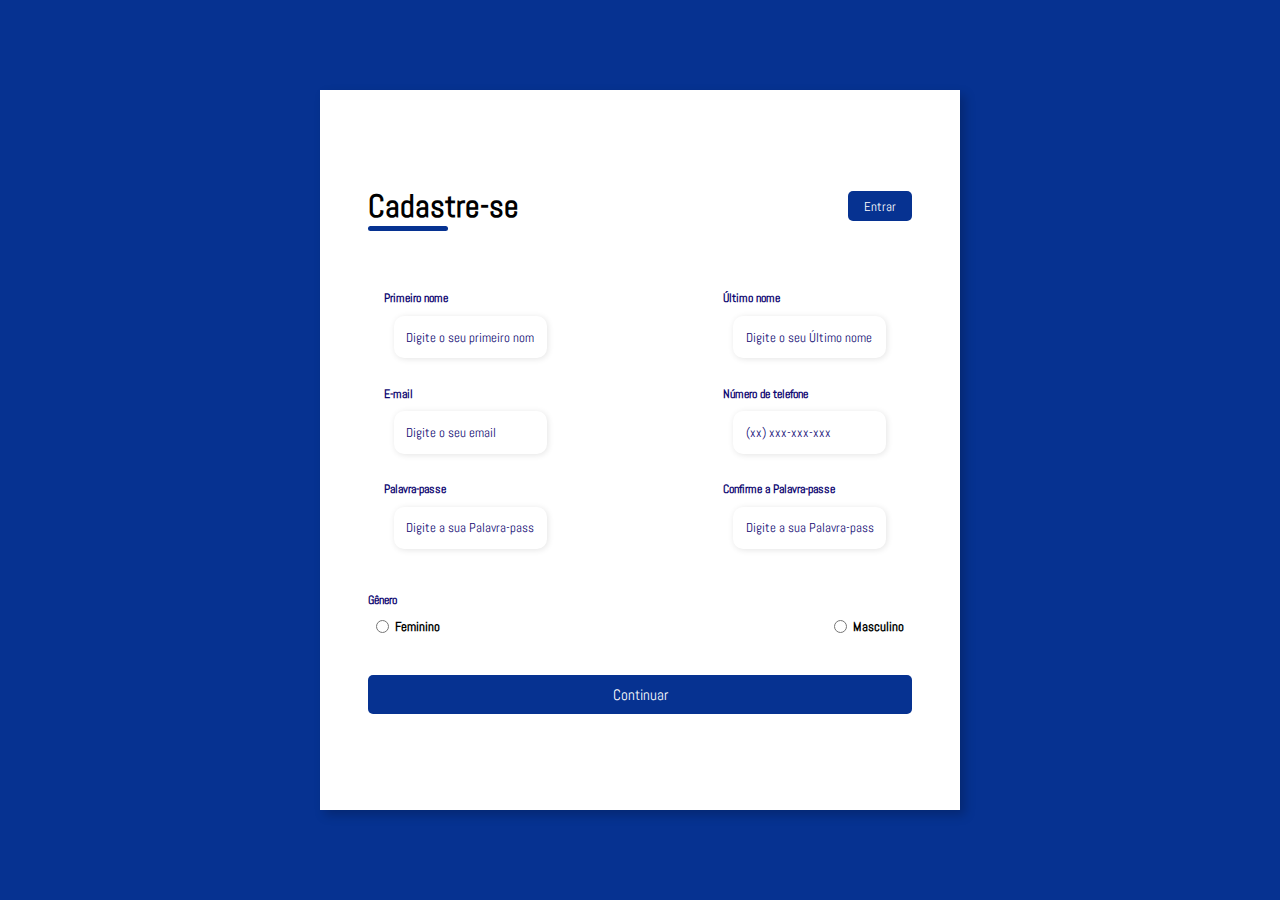
<file: assets/index.html>
<!DOCTYPE html>
<html lang="PT">
<head>
    <meta charset="UTF-8">
    <meta name="viewport" content="width=device-width, initial-scale=1.0">
    <title>Formulário de Cadastro</title>
    <link rel="stylesheet" href="/assets/css/style.css">
</head>
<body>
    <div class="container">
        <div class="form-image">
            <img src="./img/undraw_security_re_a2rk.svg">

        </div>
        <div class="form">
            <form action="#">
                <div class="form-header">
                    <div class="title">
                        <h1>Cadastre-se</h1>
                    </div>
                    <div class="login-button">
                        <button><a href="#">Entrar</a></button>
                    </div>
                </div>
                <div class="input-group">
                    <div class="input-box">
                        <label for="first-name">Primeiro nome</label>
                        <input id="first-name" type="text" name="first-name" placeholder="Digite o seu primeiro nome" required>


                    </div>

                    <div class="input-box">
                        <label for="last-name">Último nome</label>
                        <input id="last-name" type="text" name="last-name" placeholder="Digite o seu Último nome" required>


                    </div>

                    <div class="input-box">
                        <label for="email">E-mail</label>
                        <input id="email" type="email" name="email" placeholder="Digite o seu email" required>


                    </div>
                    <div class="input-box">
                        <label for="number">Número de telefone</label>
                        <input id="number" type="tel" name="number" placeholder="(xx) xxx-xxx-xxx" required>


                    </div>
                    <div class="input-box">
                        <label for="password">Palavra-passe</label>
                        <input id="password" type="password" name="password" placeholder="Digite a sua Palavra-passe" required>


                    </div>
                    <div class="input-box">
                        <label for="password">Confirme a Palavra-passe</label>
                        <input id="password" type="password" name="confirmpassword" placeholder="Digite a sua Palavra-passe" required>


                    </div>
                    
                </div>
                <div class="gender-inputs"></div>
                <div class="gender-title">
                    <h6>Gênero</h6>

                <div class="gender-group">
                    <div class="gender-input">
                        <input type="radio" id="female" name="gender">
                        <label for="famele">Feminino</label>
                    </div>
                    <div class="gender-input">
                        <input type="radio" id="male" name="gender">
                        <label for="mele">Masculino</label>
                    </div>
                </div>
                </div>
                <div class="continue-button">
                    <button>
                    <a href="#">Continuar</a></button>
                </div>
            </form>

        </div>
    </div>


    
</body>
</html>
</file>
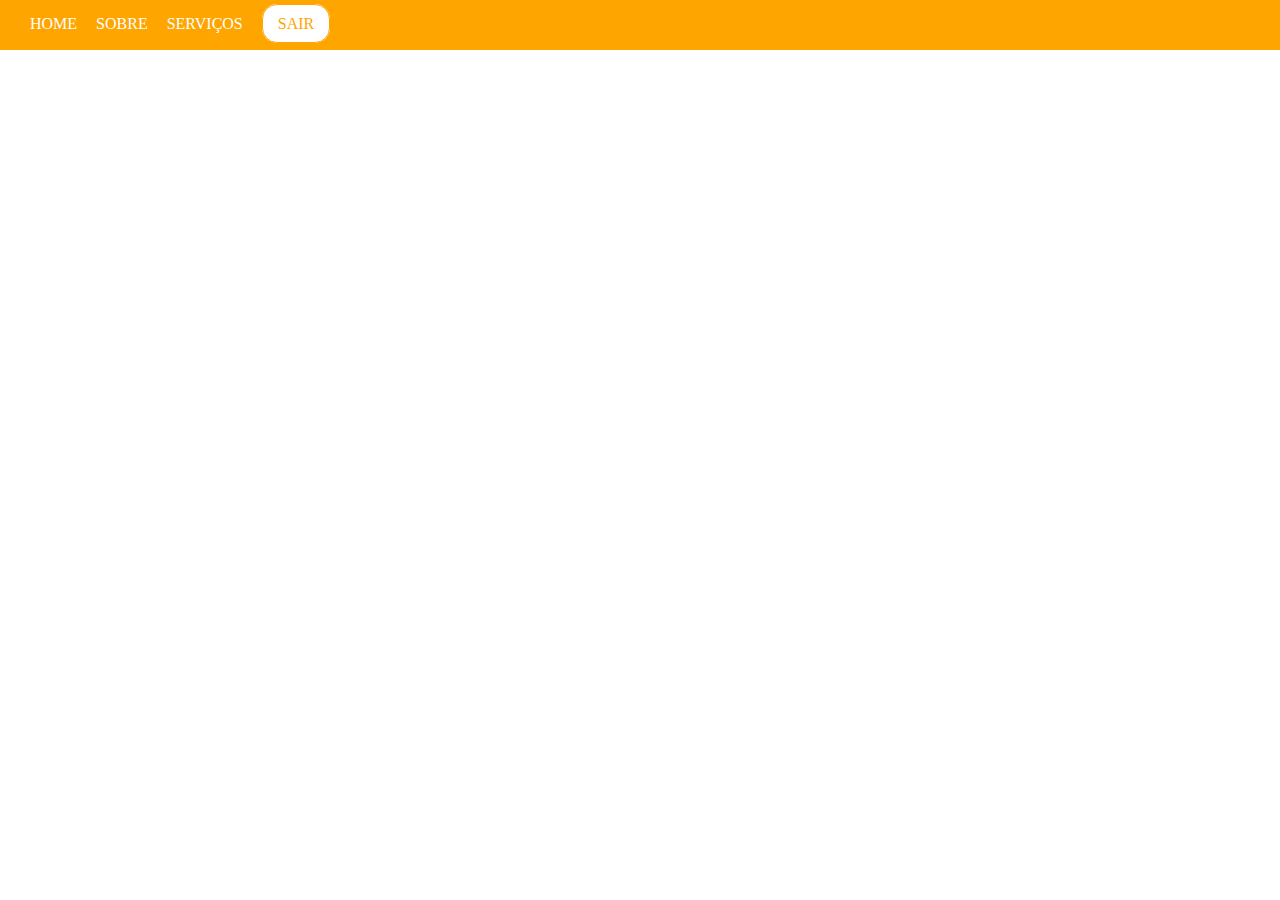
<file: assets/home.html>
<!DOCTYPE html>
<html lang="en">
<head>
    <meta charset="UTF-8">
    <meta name="viewport" content="width=device-width, initial-scale=1.0">
    <title>Uevo</title>
    <link rel="stylesheet" href="estilo.css">
</head>
<body>
    <header class="container">
        <nav class="menu">
            <ul>
                <li>Home</li>
                <li>Sobre</li>
                <li>Serviços</li>
                <li><a href="">Sair</a></li>
            </ul>

        </nav>

    </header>
    
</body>
</html>
</file>
<file: assets/css/style.css>
@import url('https://fonts.googleapis.com/css2?family=Abel&family=Orbitron&display=swap');
*{
    padding: 0;
    margin: 0;
    box-sizing: border-box;
    font-family: 'Abel', sans-serif;

}

body{
    width: 100%;
    height: 100vh;
    display: flex;
    justify-content: center;
    align-items: center;
    background: rgb(6, 50, 145);
    
}

.container{
    width: 80%;
    height: 80vh;
    display: flex;
    box-shadow: 5px 5px 10px rgba(0, 0, 0, .212);

}
.form-image{
    width: 50%;
    display: flex;
    justify-content: center;
    align-items: center;
    background-color: rgb(65, 95, 141);
    padding: 1rem;

}
.form-image img{
    width: 31rem;


}
.form{
    width: 50%;
    display: flex;
    justify-content: center;
    align-items: center;
    flex-direction: colu;
    background-color: white;
    padding: 3rem;
}
.form-header{
    margin-bottom: 3rem;
    display: flex;
    justify-content: space-between;
}

.login-button{
    display: flex;
    align-items: center;

}
.login-button button{

    border: none;
    background-color: rgb(6, 50, 145);
    padding: 0.4rem 1rem;
    border-radius: 5px;
    cursor: pointer;

}
.login-button button:hover{
    background-color: rgb(87, 87, 138);

}
.login-button button a{
    text-decoration: none;
    font-weight: 500;
    color: white;
}

.form-header h1::after{
    content: '';
    display: block;
    width: 5rem;
    height: 0.3rem;
    background-color: rgb(6, 50, 145);
    margin: 0 auto;
    position: absolute;
    border-radius: 10px;
}
.input-group{
    display: flex;
    flex-wrap: wrap;
    justify-content: space-between;
    padding: 1rem;

}
.input-box{
    display: flex;
    flex-direction: column;
    margin-bottom: 1.1rem;


}
.input-box input{
    margin: 0.6rem;
    padding: 0.8rem;
    border: none;
    border-radius: 10px;
    box-shadow: 1px 1px 6px #0000001c;
}

.input-box input:hover {
    background-color: rgb(173, 173, 162);

}
.input-box input:focus-visible{
    outline: 1px solid rgb(6, 50, 145);

}
.input-box label,
.gender-title h6{
    font-size: 0.75rem;
    font-weight: 600;
    color: rgb(16, 9, 114);
}

.input-box input::placeholder{
    color: rgb(16, 9, 114);
}

.gender-group{
    display: flex;
    justify-content: space-between;
    margin-top: 0.60rem;
    padding: 0 0.5rem;
}
.gender-input {
    display: flex;
    align-items: center;

}

.gender-input input {
    margin-right: 0.35rem;

}
.gender-input label {
    font-size: 0.81rem;
    font-weight: 600;
    color: black;
}

.continue-button button {
    width: 100%;
    margin-top: 2.5rem;
    border: none;
    background-color: rgb(6, 50, 145);
    padding: 0.62rem;
    border-radius: 5px;
    cursor: pointer;
}
.continue-button button:hover {
    background-color: rgb(87, 87, 138);

}
.continue-button button a{
    text-decoration: none;
    font-size: 0.93rem;
    font-weight: 500;
    color: white;
}


@media screen and (max-width: 1330px) {
    .form-image{
        display: none;
    } 
    .container{
        width: 50%;

    }   
    .form{
        width: 100%;

    }
}
@media screen and (max-width: 1064px){
    .container{
        width: 90%;
        height: auto;
        
    }
    .input-group{
        flex-direction: column;
        overflow-y: scroll;
        flex-wrap: nowrap;
        max-height: 10rem;
        padding-right: 5rem;

    }
    .gender-inputs{
        margin-top: 2rem;
    }
    .gender-group{
        flex-direction: column;
    }
    .gender-input{
        margin-top: 0.5rem;
    }

}
</file>
<file: assets/estilo.css>
*{
    margin: 0;
    padding: 0;
    box-sizing: border-box;
}

.menu{
    background-color: orange;
    height: 50px;
}
ul{
    list-style: none;
    padding: 15px;
    padding-left: 15px;

}
li{
    display: inline-block;
    padding-left: 15px;
    color: white;
    text-transform: uppercase;
    
}
a{
    color: white;
    text-decoration: none;
    text-transform: uppercase;
    padding-left: 15px;
    padding-right: 15px;
    padding-top: 10px;
    padding-bottom: 10px;
    background-color: white;
    color: orange;
    border: 1px solid orange;
    border-radius: 15px;
}
a:hover{
    background-color: orange;
    border: 1px solid white;
    color: white;
}
</file>
